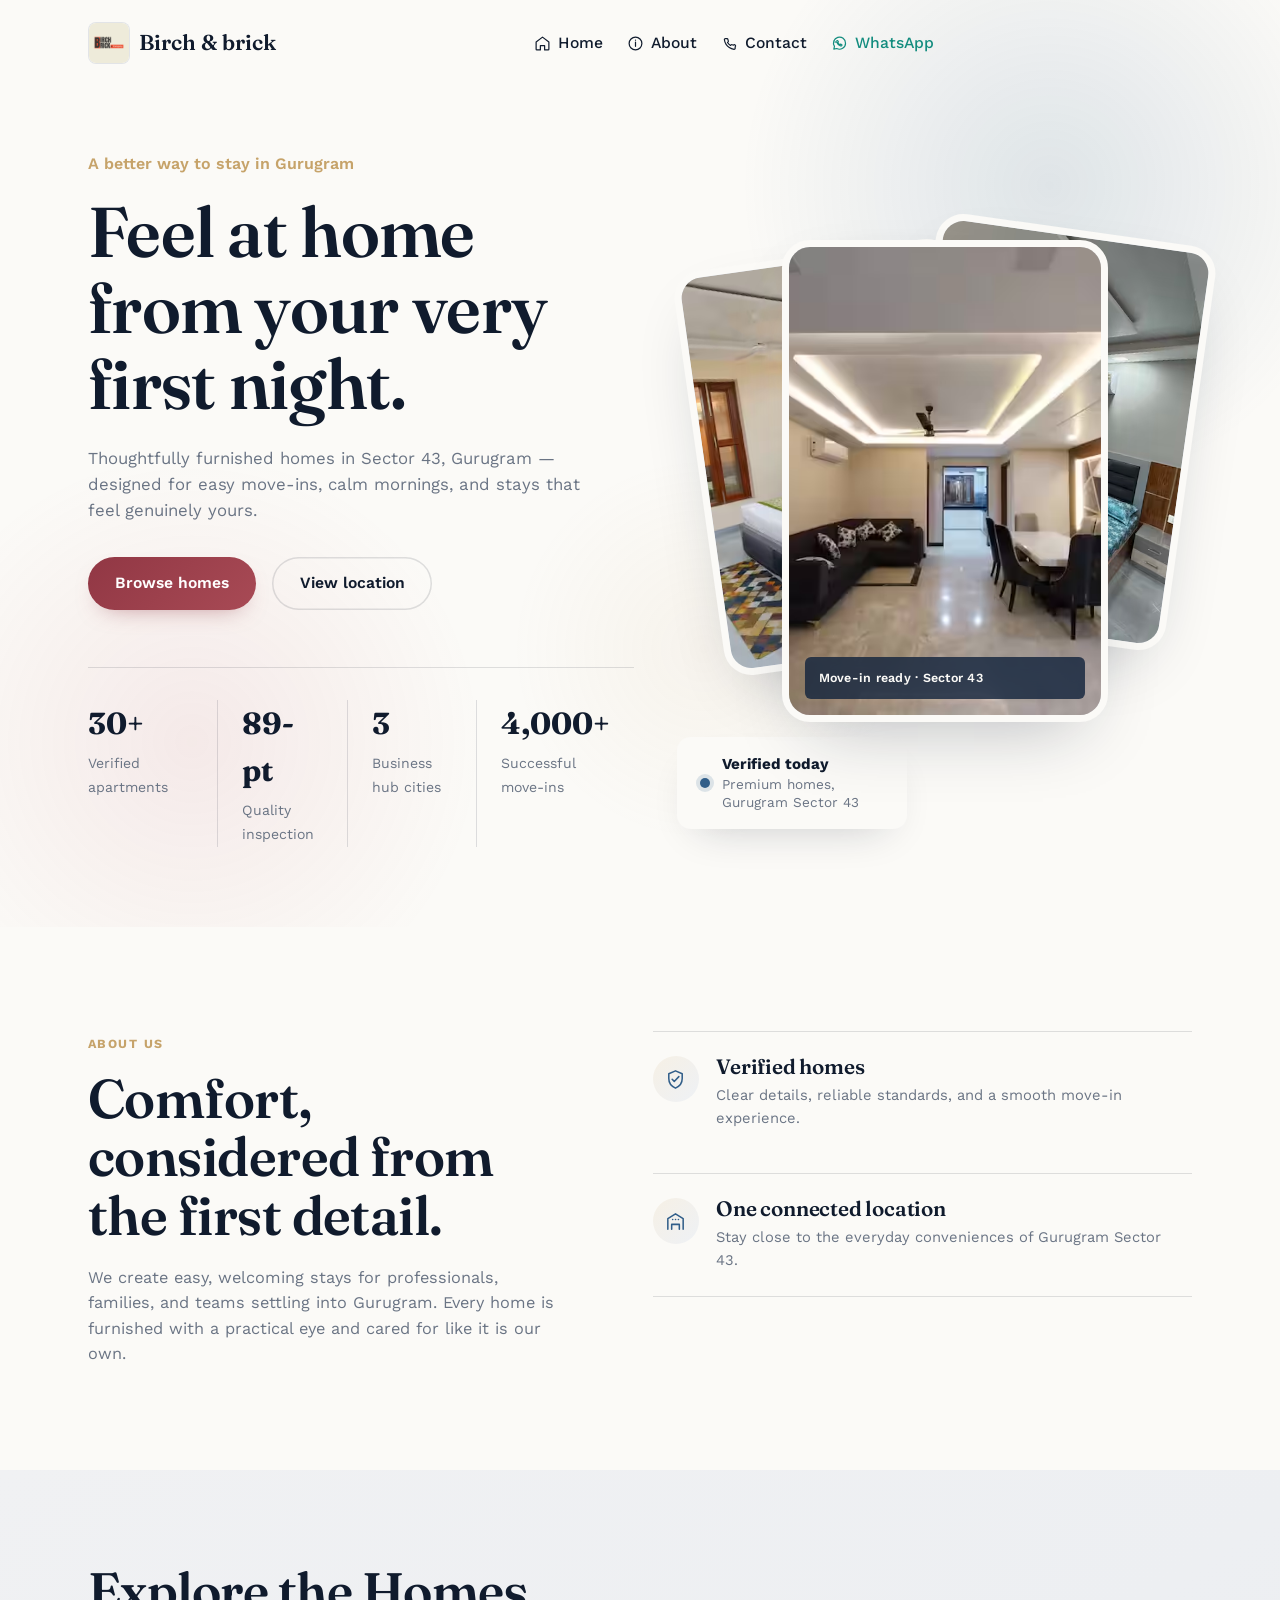
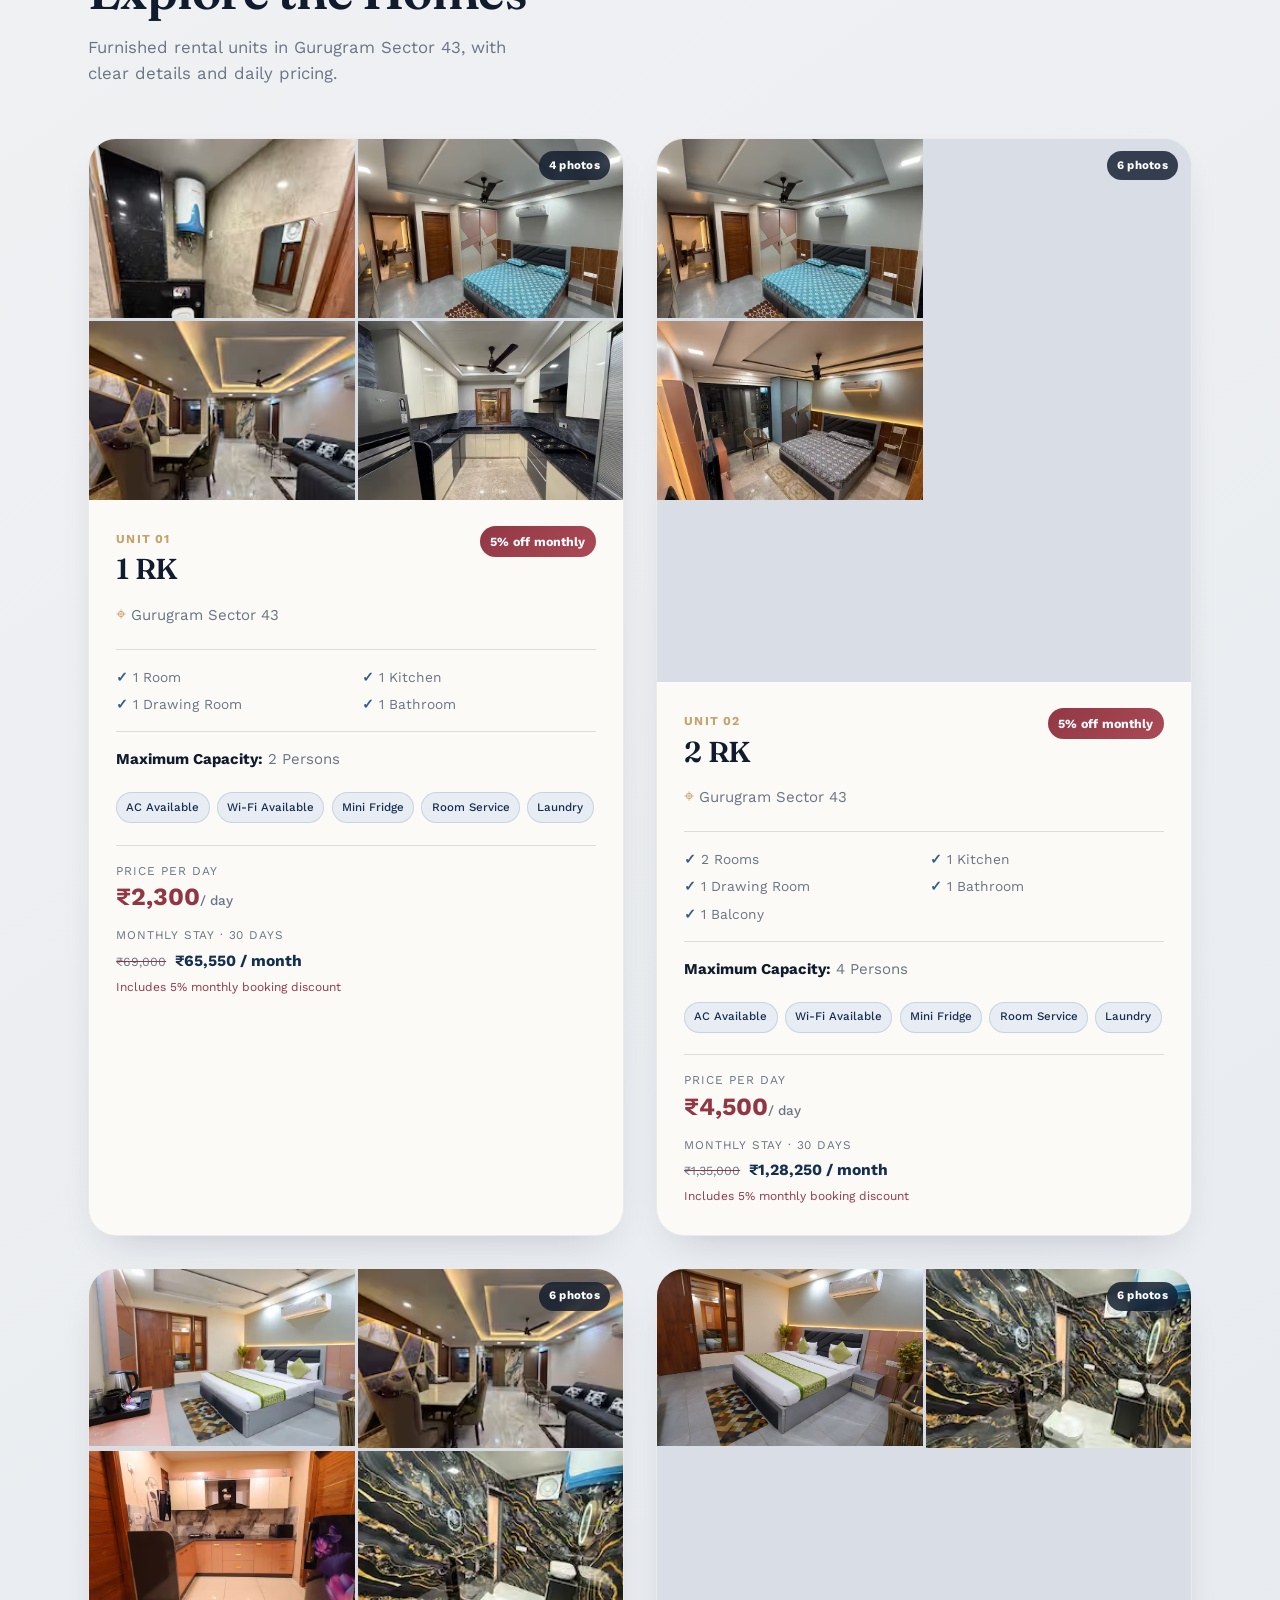
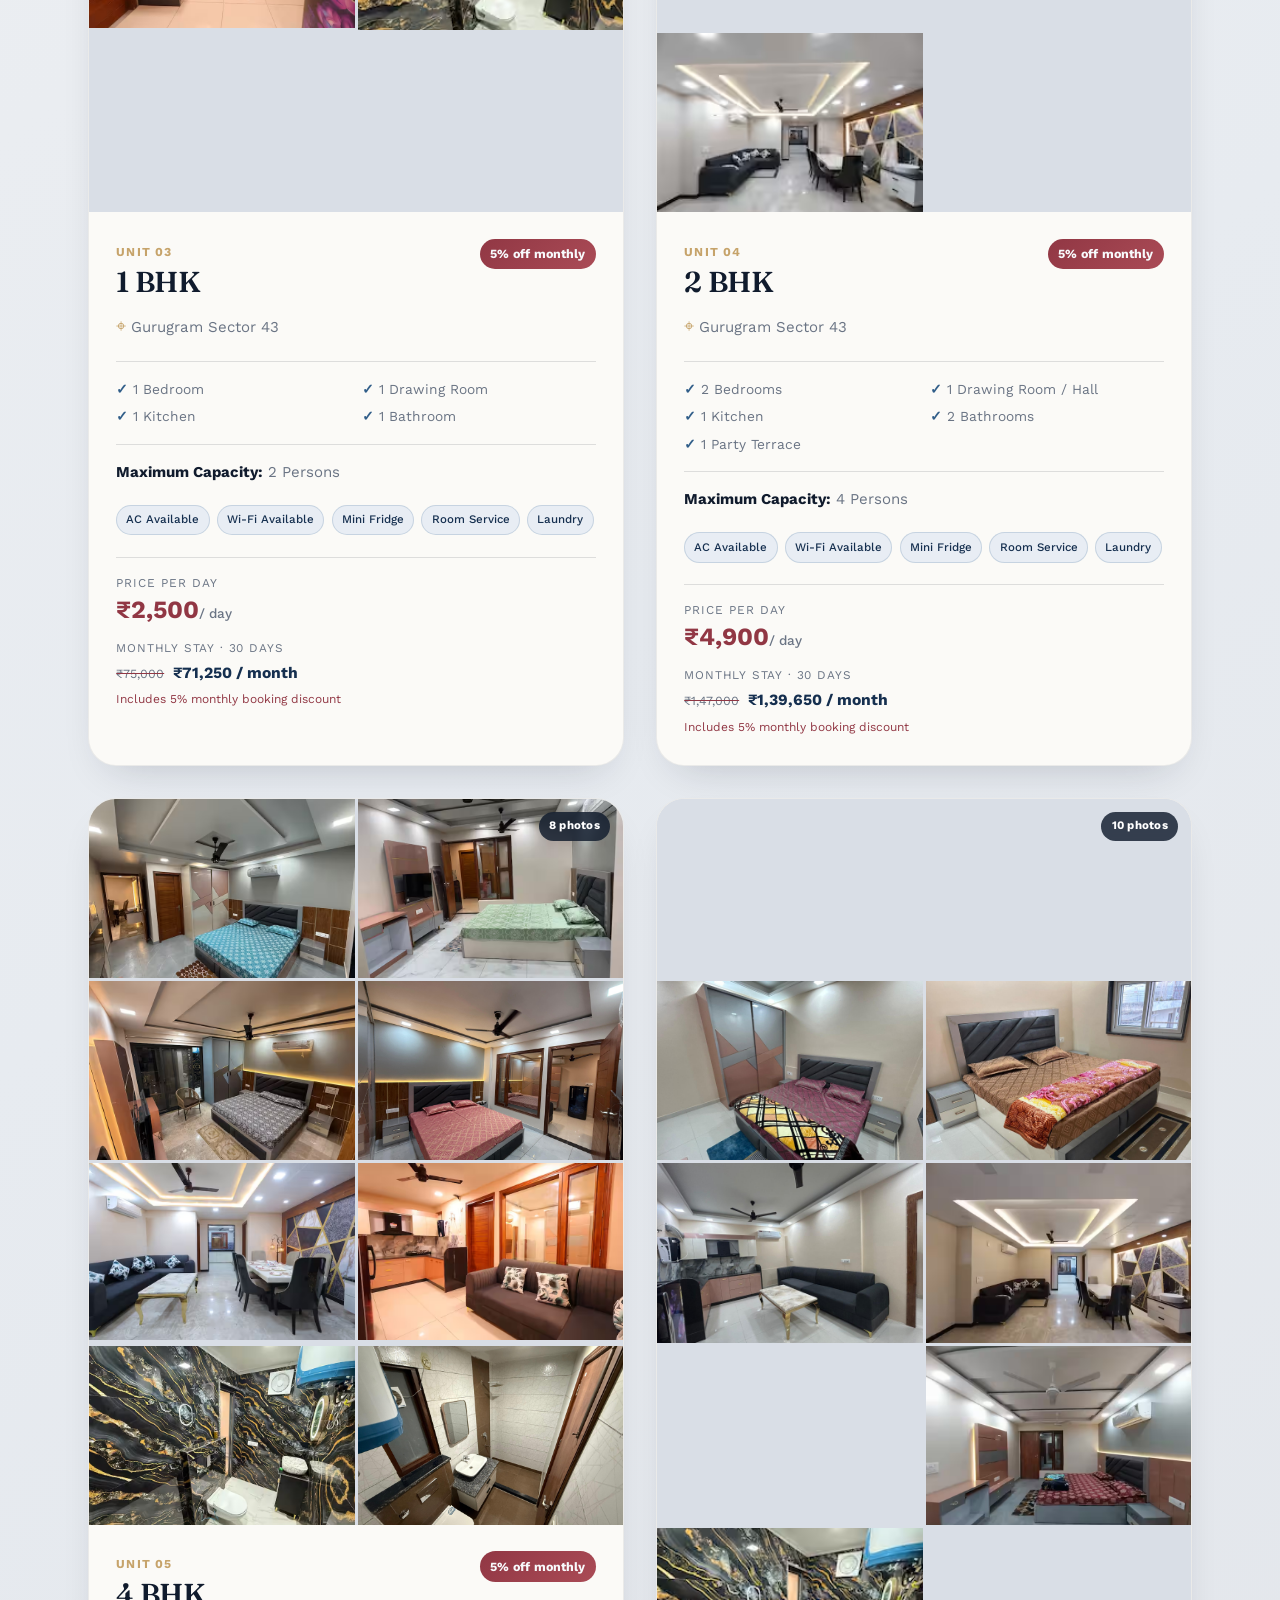
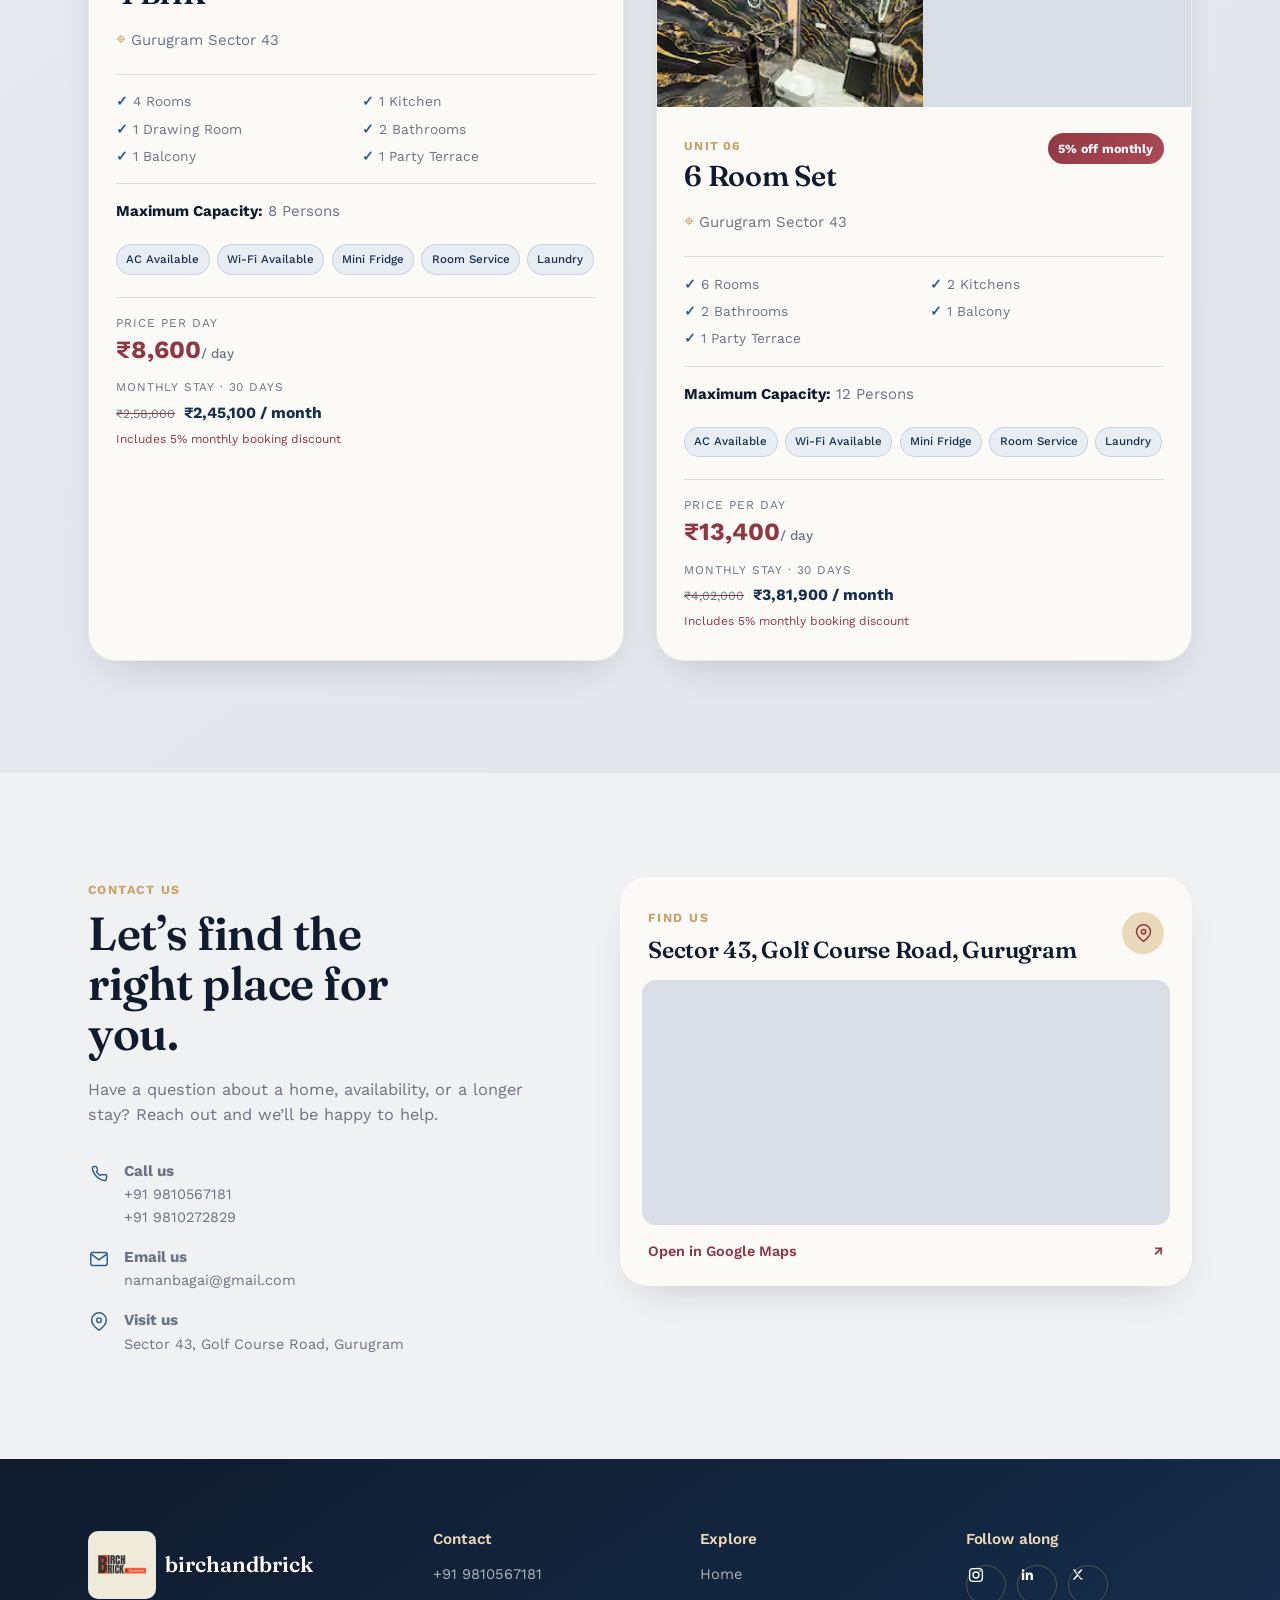
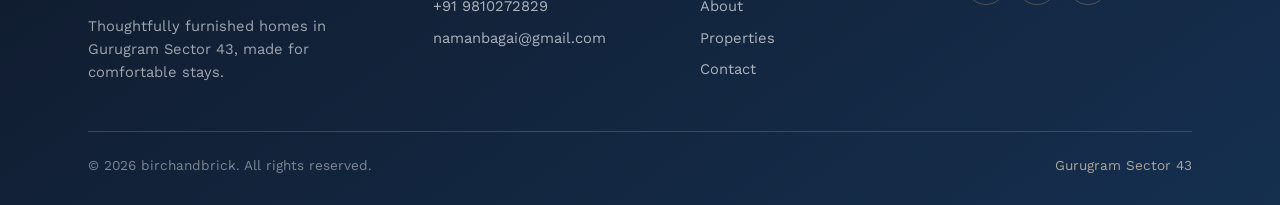
<file: index.html>
<!DOCTYPE html>
<html lang="en">
<head>
<!-- Google tag (gtag.js) -->
<script async src="https://www.googletagmanager.com/gtag/js?id=AW-18461371329"></script>
<script>
  window.dataLayer = window.dataLayer || [];
  function gtag(){dataLayer.push(arguments);}
  gtag('js', new Date());
  gtag('config', 'AW-18461371329');
</script>
<meta charset="UTF-8">
<meta name="viewport" content="width=device-width, initial-scale=1.0">
<title>birchandbrick — Furnished Homes</title>
<meta name="description" content="Thoughtfully furnished homes in Gurugram Sector 43 from birchandbrick.">
<link rel="icon" href="images/logo.jpeg" type="image/jpeg">
<link rel="preconnect" href="https://fonts.googleapis.com">
<link rel="preconnect" href="https://fonts.gstatic.com" crossorigin>
<link href="https://fonts.googleapis.com/css2?family=Fraunces:ital,opsz,wght@0,9..144,400;0,9..144,500;0,9..144,600;1,9..144,500&family=Work+Sans:wght@400;500;600;700&display=swap" rel="stylesheet">
<link rel="stylesheet" href="css/style.css">
</head>
<body>

<a href="#main" class="visually-hidden">Skip to content</a>


<header class="site-header">
  <div class="container">
    <a href="#home" class="logo" aria-label="birchandbrick home">
      <img src="images/logo.jpeg" alt="" class="logo-image">
      <span class="logo-name">Birch & brick</span>
    </a>
    <nav class="nav-links" aria-label="Primary">
      <a href="#home" class="nav-link"><svg viewBox="0 0 24 24" aria-hidden="true"><path d="m3 10 9-7 9 7v10a1 1 0 0 1-1 1h-5v-6H9v6H4a1 1 0 0 1-1-1V10Z"/></svg><span>Home</span></a>
      <a href="#about" class="nav-link"><svg viewBox="0 0 24 24" aria-hidden="true"><circle cx="12" cy="12" r="9"/><path d="M12 10v6M12 7.2v.1"/></svg><span>About</span></a>
      <a href="#contact" class="nav-link"><svg viewBox="0 0 24 24" aria-hidden="true"><path d="M20 16.7v2a1.5 1.5 0 0 1-1.7 1.5 15.1 15.1 0 0 1-6.6-2.4 14.8 14.8 0 0 1-4.5-4.5A15.1 15.1 0 0 1 4.8 6.7 1.5 1.5 0 0 1 6.3 5h2a1.5 1.5 0 0 1 1.5 1.3c.1.7.3 1.4.5 2a1.5 1.5 0 0 1-.3 1.5l-.8.8a12 12 0 0 0 4.2 4.2l.8-.8a1.5 1.5 0 0 1 1.5-.3c.6.2 1.3.4 2 .5A1.5 1.5 0 0 1 20 16.7Z"/></svg><span>Contact</span></a>
      <a href="https://wa.me/919810567181?text=Hey%20,%20i%20just%20want%20to%20know%20more%20about%20your%20property." class="nav-link whatsapp-nav-link" target="_blank" rel="noopener noreferrer" aria-label="Chat on WhatsApp"><svg viewBox="0 0 24 24" aria-hidden="true"><path d="M20.5 11.5a8.5 8.5 0 0 1-12.4 7.6L4 20l.9-3.9A8.5 8.5 0 1 1 20.5 11.5Z"/><path d="M8.1 8.2c.2-.4.4-.4.7-.4h.4c.2 0 .4.1.5.4l.6 1.5c.1.2 0 .4-.1.6l-.5.6c.6 1.1 1.5 2 2.6 2.6l.6-.5c.2-.2.4-.2.6-.1l1.5.6c.3.1.4.3.4.5v.4c0 .3-.1.5-.4.7-.4.3-1 .4-1.6.2-2.1-.7-4.3-2.5-5.4-5.4-4.8-.3-.7-.1-1.3.1-1.8Z"/></svg><span>WhatsApp</span></a>
    </nav>
    <div class="nav-actions">
      <button class="nav-toggle" aria-label="Open menu" aria-expanded="false" aria-controls="mobile-nav">
        <span></span>
      </button>
    </div>
  </div>
</header>

<div class="mobile-nav" id="mobile-nav">
  <a href="#home" class="nav-link"><svg viewBox="0 0 24 24" aria-hidden="true"><path d="m3 10 9-7 9 7v10a1 1 0 0 1-1 1h-5v-6H9v6H4a1 1 0 0 1-1-1V10Z"/></svg><span>Home</span></a>
  <a href="#about" class="nav-link"><svg viewBox="0 0 24 24" aria-hidden="true"><circle cx="12" cy="12" r="9"/><path d="M12 10v6M12 7.2v.1"/></svg><span>About</span></a>
  <a href="#contact" class="nav-link"><svg viewBox="0 0 24 24" aria-hidden="true"><path d="M20 16.7v2a1.5 1.5 0 0 1-1.7 1.5 15.1 15.1 0 0 1-6.6-2.4 14.8 14.8 0 0 1-4.5-4.5A15.1 15.1 0 0 1 4.8 6.7 1.5 1.5 0 0 1 6.3 5h2a1.5 1.5 0 0 1 1.5 1.3c.1.7.3 1.4.5 2a1.5 1.5 0 0 1-.3 1.5l-.8.8a12 12 0 0 0 4.2 4.2l.8-.8a1.5 1.5 0 0 1 1.5-.3c.6.2 1.3.4 2 .5A1.5 1.5 0 0 1 20 16.7Z"/></svg><span>Contact</span></a>
  <a href="https://wa.me/919810272829?text=Hi%20i%20just%20want%20to%20know%20more%20about%20rooms" class="nav-link whatsapp-nav-link" target="_blank" rel="noopener noreferrer" aria-label="Chat on WhatsApp"><svg viewBox="0 0 24 24" aria-hidden="true"><path d="M20.5 11.5a8.5 8.5 0 0 1-12.4 7.6L4 20l.9-3.9A8.5 8.5 0 1 1 20.5 11.5Z"/><path d="M8.1 8.2c.2-.4.4-.4.7-.4h.4c.2 0 .4.1.5.4l.6 1.5c.1.2 0 .4-.1.6l-.5.6c.6 1.1 1.5 2 2.6 2.6l.6-.5c.2-.2.4-.2.6-.1l1.5.6c.3.1.4.3.4.5v.4c0 .3-.1.5-.4.7-.4.3-1 .4-1.6.2-2.1-.7-4.3-2.5-5.4-5.4-4.8-.3-.7-.1-1.3.1-1.8Z"/></svg><span>WhatsApp</span></a>
</div>

<main id="main">

  <!-- ================= HERO ================= -->
  <section class="hero" id="home">
    <div class="container">
      <div class="hero-copy" data-reveal>
        <span class="hero-kicker">A better way to stay in Gurugram</span>
        <h1>Feel at home from your very first night.</h1>
        <p class="lede">Thoughtfully furnished homes in Sector 43, Gurugram — designed for easy move-ins, calm mornings, and stays that feel genuinely yours.</p>
        <div class="hero-cta-row">
          <a href="#collections" class="btn btn-primary">Browse homes</a>
          <a href="#collections" class="btn btn-outline">View location</a>
        </div>

        <div class="stats-strip">
          <div class="stat"><strong>30+</strong><span>Verified apartments</span></div>
          <div class="stat"><strong>89-pt</strong><span>Quality inspection</span></div>
          <div class="stat"><strong>3</strong><span>Business hub cities</span></div>
          <div class="stat"><strong>4,000+</strong><span>Successful move-ins</span></div>
        </div>
      </div>

      <div class="hero-visual" data-reveal>
        <div class="hero-photo hero-photo--left">
          <img src="images/units/unit-3/1BHK_bedroom.jpg" alt="Bright furnished room in a birchandbrick home" loading="eager" decoding="async">
        </div>
        <div class="hero-photo hero-photo--right">
          <img src="images/units/unit-1/1RK_bedroom.jpg" alt="Furnished living space in a birchandbrick home" loading="eager" decoding="async">
        </div>
        <div class="hero-photo hero-photo--front">
          <img src="images/units/unit-6/6BHK_Drawingrooms.jpg" alt="Premium furnished apartment interior in Gurugram" loading="eager" decoding="async">
          <span class="hero-photo-caption">Move-in ready · Sector 43</span>
        </div>
        <div class="floating-tag">
          <span class="dot"></span>
          <span><strong>Verified today</strong>Premium homes, Gurugram Sector 43</span>
        </div>
      </div>
    </div>
  </section>

  <!-- ================= ABOUT ================= -->
  <section class="about" id="about">
    <div class="container">
      <div class="about-copy" data-reveal>
        <span class="section-eyebrow">About us</span>
        <h2>Comfort, considered from the first detail.</h2>
        <p>We create easy, welcoming stays for professionals, families, and teams settling into Gurugram. Every home is furnished with a practical eye and cared for like it is our own.</p>
      </div>
      <div class="about-points" data-reveal>
        <article class="about-point">
          <span class="about-point-icon"><svg viewBox="0 0 24 24" aria-hidden="true"><path d="m12 3 7 3v5c0 4.4-3 8.3-7 10-4-1.7-7-5.6-7-10V6l7-3Z"/><path d="m8.5 11.8 2.2 2.2 4.8-5"/></svg></span>
          <div><h3>Verified homes</h3><p>Clear details, reliable standards, and a smooth move-in experience.</p></div>
        </article>
        <article class="about-point">
          <span class="about-point-icon"><svg viewBox="0 0 24 24" aria-hidden="true"><path d="M4 20V9l8-5 8 5v11"/><path d="M8 20v-5h8v5M9 10h.1M12 10h.1M15 10h.1"/></svg></span>
          <div><h3>One connected location</h3><p>Stay close to the everyday conveniences of Gurugram Sector 43.</p></div>
        </article>
      </div>
    </div>
  </section>

  <!-- ================= PROPERTY LISTINGS ================= -->
  <section class="collections" id="collections">
    <div class="container">
      <div class="section-head" data-reveal>
        <h2 id="collections-note">Explore the Homes</h2>
        <p id="collections-subnote">Furnished rental units in Gurugram Sector 43, with clear details and daily pricing.</p>
      </div>
      <div class="collection-grid" id="property-grid" aria-live="polite">
      </div>
    </div>
  </section>

  <!-- ================= CONTACT ================= -->
  <section class="contact" id="contact">
    <div class="container">
      <div class="contact-copy" data-reveal>
        <span class="section-eyebrow">Contact us</span>
        <h2>Let’s find the right place for you.</h2>
        <p>Have a question about a home, availability, or a longer stay? Reach out and we’ll be happy to help.</p>
        <div class="contact-meta">
          <a href="tel:+919810272829"><svg viewBox="0 0 24 24" fill="none" aria-hidden="true"><path d="M20 16.7v2a1.5 1.5 0 0 1-1.7 1.5 15.1 15.1 0 0 1-6.6-2.4 14.8 14.8 0 0 1-4.5-4.5A15.1 15.1 0 0 1 4.8 6.7 1.5 1.5 0 0 1 6.3 5h2a1.5 1.5 0 0 1 1.5 1.3c.1.7.3 1.4.5 2a1.5 1.5 0 0 1-.3 1.5l-.8.8a12 12 0 0 0 4.2 4.2l.8-.8a1.5 1.5 0 0 1 1.5-.3c.6.2 1.3.4 2 .5A1.5 1.5 0 0 1 20 16.7Z"/></svg><span><strong>Call us</strong><span>+91 9810567181<br>+91 9810272829</span></span></a>
          <a href="mailto:namanbagai@gmail.com"><svg viewBox="0 0 24 24" fill="none" aria-hidden="true"><rect x="3" y="5" width="18" height="14" rx="2"/><path d="m4 7 8 6 8-6"/></svg><span><strong>Email us</strong><span>namanbagai@gmail.com</span></span></a>
          <div><svg viewBox="0 0 24 24" fill="none" aria-hidden="true"><path d="M20 10c0 5-8 11-8 11S4 15 4 10a8 8 0 1 1 16 0Z"/><circle cx="12" cy="10" r="2.5"/></svg><span><strong>Visit us</strong><span>Sector 43, Golf Course Road, Gurugram</span></span></div>
        </div>
      </div>
      <div class="map-card" data-reveal>
        <div class="map-card-heading"><div><span class="section-eyebrow">Find us</span><h3>Sector 43, Golf Course Road, Gurugram</h3></div><span class="map-pin"><svg viewBox="0 0 24 24" fill="none" aria-hidden="true"><path d="M20 10c0 5-8 11-8 11S4 15 4 10a8 8 0 1 1 16 0Z"/><circle cx="12" cy="10" r="2.5"/></svg></span></div>
        <div class="map-frame"><iframe title="Map showing Gurugram Sector 43" src="https://maps.google.com/maps?q=Gurugram%20Sector%2043&z=14&output=embed" loading="lazy" referrerpolicy="no-referrer-when-downgrade"></iframe></div>
        <a class="map-link" href=" https://maps.app.goo.gl/nzo9bdvhAvfxKNYQ8?g_st=iw" target="_blank" rel="noopener">Open in Google Maps <span aria-hidden="true">↗</span></a>
      </div>
    </div>
  </section>

</main>

<!-- ================= FOOTER ================= -->
<footer class="site-footer">
  <div class="container">
    <div class="footer-top">
      <div class="footer-brand">
        <a href="#home" class="logo" aria-label="birchandbrick home">
          <img src="images/logo.jpeg" alt="" class="logo-image">
          <span class="logo-name">birchandbrick</span>
        </a>
        <p>Thoughtfully furnished homes in Gurugram Sector 43, made for comfortable stays.</p>
      </div>
      <div class="footer-col">
        <h4>Contact</h4>
        <a href="tel:+919810567181">+91 9810567181</a>
        <a href="tel:+919810272829">+91 9810272829</a>
        <a href="mailto:namanbagai@gmail.com">namanbagai@gmail.com</a>
      </div>
      <div class="footer-col">
        <h4>Explore</h4>
        <a href="#home">Home</a>
        <a href="#about">About</a>
        <a href="#collections">Properties</a>
        <a href="#contact">Contact</a>
      </div>
      <div class="footer-col footer-social">
        <h4>Follow along</h4>
        <div class="social-row">
          <a href="https://www.instagram.com/" target="_blank" rel="noopener noreferrer" aria-label="Instagram">
            <svg viewBox="0 0 24 24" aria-hidden="true"><rect x="3.5" y="3.5" width="17" height="17" rx="4.5" fill="none" stroke="currentColor" stroke-width="1.8"/><circle cx="12" cy="12" r="4" fill="none" stroke="currentColor" stroke-width="1.8"/><circle cx="17.3" cy="6.8" r="1.1" fill="currentColor"/></svg>
          </a>
          <a href="https://www.linkedin.com/" target="_blank" rel="noopener noreferrer" aria-label="LinkedIn">
            <svg viewBox="0 0 24 24" aria-hidden="true"><path d="M5.2 8.8h3.1v9.8H5.2V8.8Zm1.55-4.6a1.8 1.8 0 1 1 0 3.6 1.8 1.8 0 0 1 0-3.6ZM10.1 8.8h3v1.34h.04c.42-.8 1.45-1.64 2.99-1.64 3.2 0 3.79 2.1 3.79 4.83v5.27h-3.1v-4.67c0-1.11-.02-2.54-1.55-2.54s-1.79 1.21-1.79 2.46v4.75h-3.1V8.8Z"/></svg>
          </a>
          <a href="https://x.com/" target="_blank" rel="noopener noreferrer" aria-label="X">
            <svg viewBox="0 0 24 24" aria-hidden="true"><path d="M5.2 4.5h3.35l3.22 4.33 3.82-4.33h2.79l-5.3 6.01 5.72 7.49h-3.35l-3.61-4.73-4.18 4.73H4.87l5.66-6.41L5.2 4.5Zm2.7 1.55 7.9 10.4h1.42l-7.9-10.4H7.9Z"/></svg>
          </a>
        </div>
      </div>
    </div>
    <div class="footer-bottom">
      <p class="copyright">© <span id="year"></span> birchandbrick. All rights reserved.</p>
      <p class="footer-location">Gurugram Sector 43</p>
    </div>
  </div>
</footer>

<script src="js/script.js"></script>
</body>
</html>
</file>
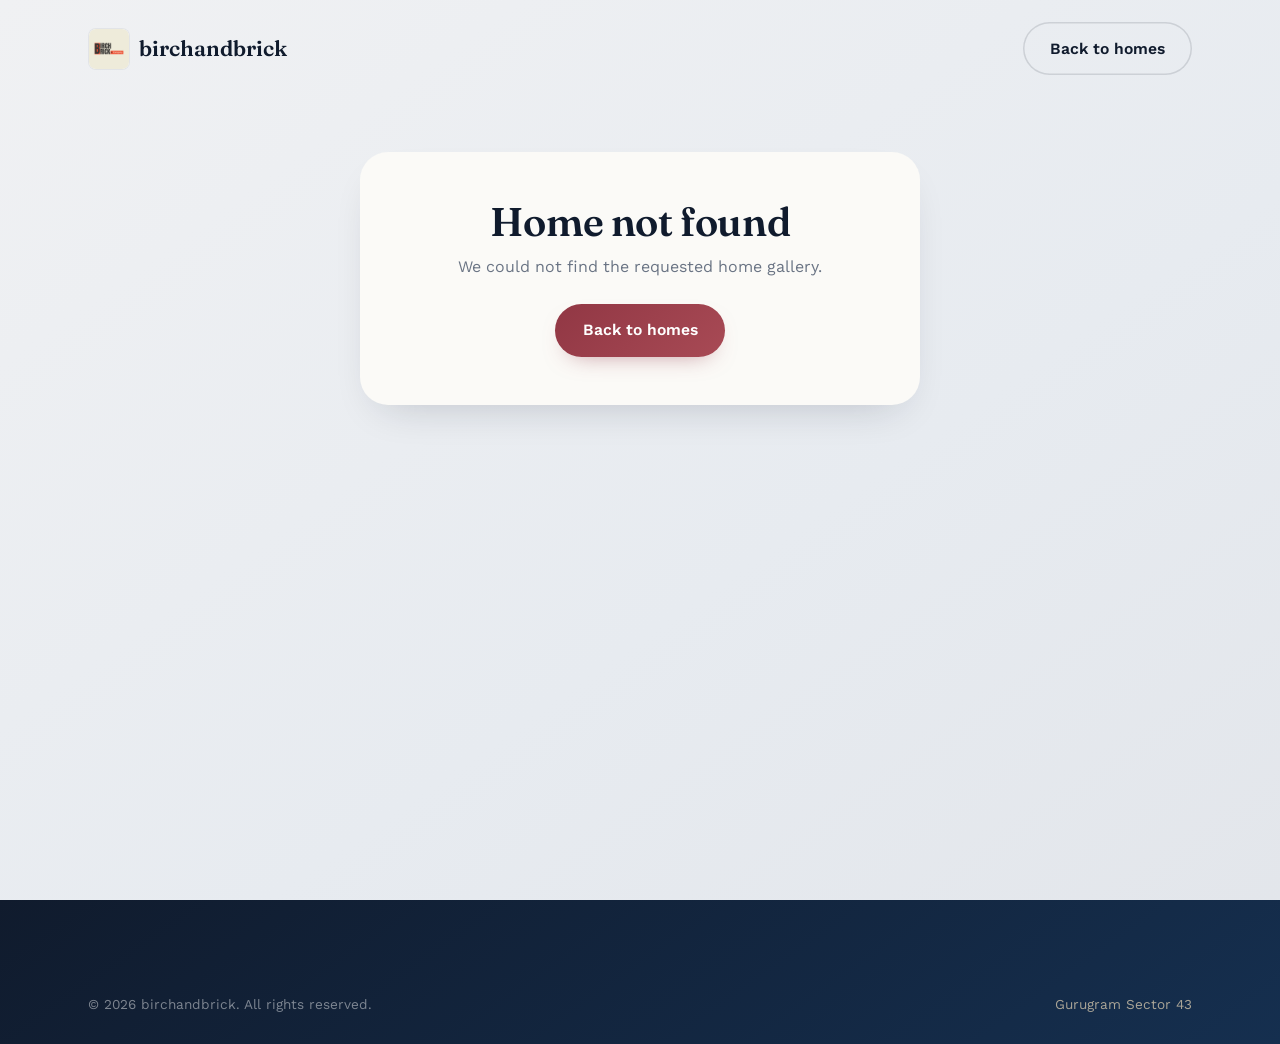
<file: gallery.html>
<!DOCTYPE html>
<html lang="en">
<head>
<!-- Google tag (gtag.js) -->
<script async src="https://www.googletagmanager.com/gtag/js?id=AW-18461371329"></script>
<script>
  window.dataLayer = window.dataLayer || [];
  function gtag(){dataLayer.push(arguments);}
  gtag('js', new Date());
  gtag('config', 'AW-18461371329');
</script>
<meta charset="UTF-8">
<meta name="viewport" content="width=device-width, initial-scale=1.0">
<title>Home gallery — birchandbrick</title>
<meta name="description" content="View all photos of this furnished birchandbrick home in Gurugram Sector 43.">
<link rel="icon" href="images/logo.jpeg" type="image/jpeg">
<link rel="preconnect" href="https://fonts.googleapis.com">
<link rel="preconnect" href="https://fonts.gstatic.com" crossorigin>
<link href="https://fonts.googleapis.com/css2?family=Fraunces:ital,opsz,wght@0,9..144,400;0,9..144,500;0,9..144,600;1,9..144,500&family=Work+Sans:wght@400;500;600;700&display=swap" rel="stylesheet">
<link rel="stylesheet" href="css/style.css">
</head>
<body class="gallery-page-body">

<header class="site-header">
  <div class="container">
    <a href="index.html#home" class="logo" aria-label="birchandbrick home">
      <img src="images/logo.jpeg" alt="" class="logo-image">
      <span class="logo-name">birchandbrick</span>
    </a>
    <a href="index.html#collections" class="btn btn-outline">Back to homes</a>
  </div>
</header>

<main id="main" class="gallery-page-main">
  <div class="container">
    <div id="gallery-page" aria-live="polite"></div>
  </div>
</main>

<footer class="site-footer">
  <div class="container">
    <div class="footer-bottom">
      <p class="copyright">© <span id="year"></span> birchandbrick. All rights reserved.</p>
      <p class="footer-location">Gurugram Sector 43</p>
    </div>
  </div>
</footer>

<script src="js/script.js"></script>
</body>
</html>
</file>
<file: css/style.css>
/* ==========================================================================
   HAVENLANE — design tokens & reset
   ========================================================================== */
*,*::before,*::after{box-sizing:border-box;}
*{margin:0;padding:0;}
html{scroll-behavior:smooth;}
@media (prefers-reduced-motion: reduce){
  html{scroll-behavior:auto;}
  *,*::before,*::after{animation-duration:.01ms !important;animation-iteration-count:1 !important;transition-duration:.01ms !important;scroll-behavior:auto !important;}
}
:root{
  /* Luxury palette: midnight navy, burgundy red, champagne gold, ivory and grey */
  --ink:#101B2D;
  --ink-soft:#2B3B52;
  --ink-muted:#6A7484;
  --paper:#FBFAF7;
  --sand:#F0F1F3;
  --sand-deep:#D9DEE6;
  --coral:#C15A62;
  --coral-deep:#913744;
  --forest:#315E89;
  --forest-deep:#152F4F;
  --gold:#C6A36A;
  --gold-light:#E9D9B8;
  --stone:#8A94A2;
  --stone-light:#C7C0B3;
  --line:rgba(16,27,45,.13);
  --line-on-dark:rgba(251,250,247,.2);
  --font-display:'Fraunces',Georgia,serif;
  --font-body:'Work Sans',-apple-system,BlinkMacSystemFont,sans-serif;
  --container:1200px;
  --gutter:clamp(1.5rem,4vw,3rem);
  --radius-sm:6px;
  --radius-md:14px;
  --radius-lg:28px;
  --shadow-soft:0 30px 70px -30px rgba(16,27,45,.3);
  --shadow-card:0 18px 44px -22px rgba(16,27,45,.24);
  --ease:cubic-bezier(.22,.61,.36,1);
}
body{
  font-family:var(--font-body);
  color:var(--ink);
  background:var(--paper);
  line-height:1.55;
  font-size:1rem;
  -webkit-font-smoothing:antialiased;
  -moz-osx-font-smoothing:grayscale;
  overflow-x:hidden;
}
img,svg{display:block;max-width:100%;}
a{color:inherit;text-decoration:none;}
button{font:inherit;cursor:pointer;border:none;background:none;color:inherit;}
ul{list-style:none;}
input,select,textarea{font:inherit;color:inherit;}
:focus-visible{outline:2px solid var(--coral);outline-offset:3px;}
.container{max-width:var(--container);margin-inline:auto;padding-inline:var(--gutter);}
section{position:relative;}
.visually-hidden{position:absolute;width:1px;height:1px;padding:0;margin:-1px;overflow:hidden;clip:rect(0,0,0,0);white-space:nowrap;border:0;}

/* Typography */
h1,h2,h3,h4{font-family:var(--font-display);font-weight:600;line-height:1.08;letter-spacing:-.01em;color:var(--ink);}
p{max-width:52ch;}
.section-head{max-width:640px;margin-bottom:3rem;}
.section-head h2{font-size:clamp(1.9rem,3vw + 1rem,2.9rem);margin-bottom:1rem;}
.section-head p{font-size:1.05rem;color:var(--ink-muted);max-width:46ch;}
.on-dark .section-head h2,.on-dark h2,.on-dark h3{color:var(--paper);}
.on-dark .section-head p{color:rgba(255,255,255,.72);}

/* Buttons */
.btn{
  display:inline-flex;align-items:center;justify-content:center;gap:.5rem;
  padding:.9rem 1.7rem;border-radius:100px;font-weight:600;font-size:.98rem;
  transition:transform .25s var(--ease),background-color .25s var(--ease),color .25s var(--ease),box-shadow .25s var(--ease);
  white-space:nowrap;
}
.btn-primary{background:var(--coral-deep);color:#fff;}
.btn-primary:hover{background:#702733;transform:translateY(-2px);box-shadow:0 14px 30px -12px rgba(145,55,68,.4);}
.btn-outline{background:transparent;color:var(--ink);box-shadow:inset 0 0 0 1.5px var(--line);}
.btn-outline:hover{box-shadow:inset 0 0 0 1.5px var(--ink);transform:translateY(-2px);}
.on-dark .btn-outline{color:#fff;box-shadow:inset 0 0 0 1.5px var(--line-on-dark);}
.on-dark .btn-outline:hover{box-shadow:inset 0 0 0 1.5px rgba(255,255,255,.6);}
.btn-light{background:#fff;color:var(--coral-deep);}
.btn-light:hover{background:var(--sand);transform:translateY(-2px);}
.btn-block{width:100%;}

/* ---- Header / Nav ---- */
.site-header{position:fixed;top:0;left:0;right:0;z-index:100;padding:1.4rem 0;transition:padding .3s var(--ease),background-color .3s var(--ease),box-shadow .3s var(--ease);}
.site-header .container{display:flex;align-items:center;justify-content:space-between;gap:2rem;}
.site-header.is-scrolled{padding:.85rem 0;background:rgba(251,250,247,.92);backdrop-filter:blur(10px);box-shadow:0 1px 0 var(--line);}
.logo{display:flex;align-items:center;gap:.55rem;font-family:var(--font-display);font-weight:600;font-size:1.35rem;color:var(--ink);flex-shrink:0;}
.logo svg{width:30px;height:30px;flex-shrink:0;}
.nav-links{display:flex;align-items:center;gap:2.1rem;}
.nav-links a{font-size:.98rem;font-weight:500;position:relative;padding:.2rem 0;}
.nav-links a::after{content:'';position:absolute;left:0;bottom:-2px;width:0;height:1.5px;background:var(--coral-deep);transition:width .25s var(--ease);}
.nav-links a:hover::after{width:100%;}
.nav-actions{display:flex;align-items:center;gap:1.1rem;}
.nav-toggle{display:none;width:44px;height:44px;align-items:center;justify-content:center;border-radius:50%;}
.nav-toggle span,.nav-toggle span::before,.nav-toggle span::after{content:'';display:block;width:22px;height:2px;background:var(--ink);border-radius:2px;position:relative;transition:transform .25s var(--ease),opacity .25s var(--ease);}
.nav-toggle span::before{position:absolute;top:-7px;}
.nav-toggle span::after{position:absolute;top:7px;}
.nav-toggle[aria-expanded="true"] span{background:transparent;}
.nav-toggle[aria-expanded="true"] span::before{top:0;transform:rotate(45deg);}
.nav-toggle[aria-expanded="true"] span::after{top:0;transform:rotate(-45deg);}
.mobile-nav{position:fixed;inset:0;z-index:99;background:var(--paper);display:flex;flex-direction:column;padding:6.5rem 2rem 3rem;transform:translateY(-100%);transition:transform .4s var(--ease);}
.mobile-nav.is-open{transform:translateY(0);}
.mobile-nav a{display:block;font-family:var(--font-display);font-size:2rem;padding:.7rem 0;border-bottom:1px solid var(--line);}
.mobile-nav .btn{margin-top:2rem;}
body.nav-open{overflow:hidden;}

/* ---- Hero ---- */
.hero{padding:9.5rem 0 5rem;background:radial-gradient(circle at 82% 20%,rgba(49,94,137,.14),transparent 24%),radial-gradient(circle at 15% 80%,rgba(193,90,98,.1),transparent 22%),radial-gradient(circle at 55% 70%,rgba(198,163,106,.08),transparent 20%),var(--paper);}
.hero .container{display:grid;grid-template-columns:1.05fr .95fr;gap:clamp(2rem,5vw,4.5rem);align-items:center;}
.hero-copy p.lede{font-size:1.05rem;color:var(--ink-muted);margin:1.4rem 0 2.1rem;}
.hero-kicker{font-size:1rem;color:var(--forest);font-weight:600;margin-bottom:1.1rem;display:inline-block;}
.hero h1{font-size:clamp(2.6rem,4.6vw + 1rem,4.4rem);max-width:12ch;}
.hero-cta-row{display:flex;gap:1rem;flex-wrap:wrap;}
.hero-visual{position:relative;aspect-ratio:4/5;min-height:520px;}
.hero-photo{position:absolute;overflow:hidden;border:7px solid var(--paper);border-radius:var(--radius-lg);background:var(--sand-deep);box-shadow:var(--shadow-soft);}
.hero-photo img{display:block;width:100%;height:100%;object-fit:cover;transition:transform .7s var(--ease);}
.hero-photo--left{left:0;top:10%;width:57%;height:66%;transform:rotate(-8deg);z-index:1;}
.hero-photo--right{right:0;top:6%;width:57%;height:66%;transform:rotate(8deg);z-index:1;}
.hero-photo--front{left:50%;top:8%;width:66%;height:78%;transform:translateX(-50%);z-index:3;}
.hero-photo--left img{object-position:68% center;}
.hero-photo--right img{object-position:72% center;}
.hero-photo--front img{object-position:center center;}
.hero-photo:hover img{transform:scale(1.05);}
.hero-photo-caption{position:absolute;left:1rem;right:1rem;bottom:1rem;padding:.7rem .85rem;border-radius:var(--radius-sm);background:rgba(20,37,61,.82);color:var(--paper);font-size:.78rem;font-weight:600;letter-spacing:.02em;backdrop-filter:blur(8px);}
.hero-visual .floating-tag{position:absolute;bottom:-1.3rem;left:-1.3rem;background:var(--paper);border-radius:var(--radius-md);padding:1.1rem 1.4rem;box-shadow:var(--shadow-card);display:flex;align-items:center;gap:.8rem;max-width:230px;}
.floating-tag .dot{width:10px;height:10px;border-radius:50%;background:var(--forest);flex-shrink:0;box-shadow:0 0 0 4px rgba(43,93,140,.15);}
.floating-tag span{font-size:.85rem;color:var(--ink-muted);line-height:1.35;}
.floating-tag strong{display:block;color:var(--ink);font-size:.95rem;}

/* Search widget */
.search-widget{margin-top:3.2rem;background:var(--paper);border:1px solid var(--line);border-radius:100px;box-shadow:var(--shadow-card);padding:.6rem .7rem;display:flex;align-items:stretch;gap:0;}
.search-field{flex:1;padding:.65rem 1.3rem;position:relative;}
.search-field + .search-field{border-left:1px solid var(--line);}
.search-field label{display:block;font-size:.78rem;color:var(--ink-muted);margin-bottom:.15rem;}
.search-field select,.search-field input{width:100%;border:none;background:transparent;font-size:.95rem;font-weight:500;color:var(--ink);appearance:none;-webkit-appearance:none;}
.search-field select:focus,.search-field input:focus{outline:none;}
.search-widget .btn{flex-shrink:0;align-self:center;margin-left:.3rem;}
.search-widget__note{margin-top:.9rem;font-size:.88rem;color:var(--ink-muted);padding-left:1.4rem;min-height:1.3em;}
.search-widget__note.is-error{color:var(--coral-deep);}

/* Stats strip */
.stats-strip{margin-top:3.6rem;display:flex;flex-wrap:wrap;gap:0;border-top:1px solid var(--line);padding-top:2rem;}
.stat{flex:1 1 22%;padding-right:1.5rem;}
.stat + .stat{border-left:1px solid var(--line);padding-left:1.5rem;}
.stat strong{display:block;font-family:var(--font-display);font-size:1.9rem;color:var(--ink);margin-bottom:.2rem;}
.stat span{font-size:.88rem;color:var(--ink-muted);}

/* ---- Why section (dark) ---- */
.why{background:var(--ink);padding:6.5rem 0;overflow:hidden;}
.why .container{display:grid;grid-template-columns:.85fr 1.15fr;gap:clamp(2rem,5vw,5rem);}
.why-statement{font-family:var(--font-display);font-size:clamp(1.7rem,2.4vw + 1rem,2.5rem);color:#fff;font-style:italic;font-weight:500;line-height:1.28;align-self:start;}
.why-list{display:flex;flex-direction:column;gap:1.9rem;}
.why-item{display:flex;gap:1.1rem;padding-bottom:1.9rem;border-bottom:1px solid var(--line-on-dark);}
.why-item:last-child{border-bottom:none;padding-bottom:0;}
.why-item svg{flex-shrink:0;width:26px;height:26px;margin-top:.2rem;}
.why-item h3{color:#fff;font-size:1.18rem;margin-bottom:.35rem;font-weight:600;}
.why-item p{color:rgba(255,255,255,.68);font-size:.97rem;max-width:44ch;}

/* ---- Collections ---- */
.collections{background:var(--sand);padding:6.5rem 0;}
.collection-grid{display:grid;grid-template-columns:repeat(3,1fr);gap:1.75rem;}
.collection-card{background:var(--paper);border-radius:var(--radius-lg);overflow:hidden;box-shadow:var(--shadow-card);display:flex;flex-direction:column;transition:transform .35s var(--ease),box-shadow .35s var(--ease);}
.collection-card:hover{transform:translateY(-6px);box-shadow:0 34px 60px -28px rgba(20,37,61,.32);}
.collection-visual{aspect-ratio:5/4;background:var(--sand-deep);display:flex;align-items:center;justify-content:center;}
.collection-visual svg{width:58%;height:58%;}
.collection-body{padding:1.9rem 1.8rem 2.2rem;}
.collection-body h3{font-size:1.35rem;margin-bottom:.6rem;}
.collection-body p{font-size:.94rem;color:var(--ink-muted);margin-bottom:1.3rem;}
.collection-link{font-size:.92rem;font-weight:600;color:var(--coral-deep);border-bottom:1.5px solid transparent;padding-bottom:2px;transition:border-color .25s var(--ease);}
.collection-link:hover{border-color:var(--coral-deep);}

/* Property cards (reuse .collection-card shell; these style the new fields) */
.property-type{font-family:var(--font-display);font-size:1.3rem;font-weight:600;color:var(--ink);margin-bottom:.5rem;}
.property-desc{font-size:.92rem;color:var(--ink-muted);margin-bottom:.55rem;}
.property-locality{font-size:.83rem;color:var(--ink-muted);margin-bottom:1.2rem;}
.property-price{font-size:1.15rem;font-weight:700;color:var(--coral-deep);}
.property-price span{font-weight:500;color:var(--ink-muted);font-size:.78em;}

/* Stacked pricing block */
.price-block{padding-top:1.1rem;border-top:1px solid var(--line);margin-bottom:1.2rem;}
.price-original{font-size:.85rem;color:var(--ink-muted);text-decoration:line-through;text-decoration-color:var(--stone);margin-bottom:.5rem;}
.price-badges{display:flex;gap:.4rem;margin-bottom:.6rem;}
.badge-discount{font-size:.74rem;font-weight:700;color:#fff;background:var(--coral-deep);padding:.24rem .55rem;border-radius:5px;}
.badge-nobrokerage{font-size:.74rem;font-weight:700;color:var(--coral-deep);background:var(--sand-deep);padding:.24rem .55rem;border-radius:5px;}
.price-label{font-size:.72rem;color:var(--ink-muted);margin-bottom:.3rem;}
.property-cta{width:100%;}

/* Property image carousel (multiple placeholder views per card) */
.property-carousel{position:relative;overflow:hidden;}
.carousel-track{position:relative;width:100%;height:100%;}
.carousel-slide{position:absolute;inset:0;display:flex;align-items:center;justify-content:center;opacity:0;transition:opacity .45s var(--ease);pointer-events:none;}
.carousel-slide.is-active{opacity:1;pointer-events:auto;}
.carousel-slide svg{width:58%;height:58%;}
.carousel-arrow{position:absolute;top:50%;transform:translateY(-50%);width:34px;height:34px;border-radius:50%;background:rgba(248,250,252,.9);color:var(--ink);display:flex;align-items:center;justify-content:center;box-shadow:0 4px 14px -4px rgba(20,37,61,.28);transition:background-color .2s var(--ease);z-index:2;}
.carousel-arrow:hover{background:#fff;}
.carousel-arrow svg{width:16px;height:16px;}
.carousel-prev{left:.7rem;}
.carousel-next{right:.7rem;}
.carousel-dots{position:absolute;bottom:.8rem;left:0;right:0;display:flex;justify-content:center;gap:.4rem;z-index:2;}
.carousel-dot{width:7px;height:7px;border-radius:50%;background:rgba(248,250,252,.65);box-shadow:0 0 0 1px rgba(20,37,61,.15);transition:background-color .2s var(--ease),transform .2s var(--ease);}
.carousel-dot.is-active{background:var(--coral-deep);transform:scale(1.25);}
.verified-badge{position:absolute;top:.8rem;left:.8rem;z-index:2;background:var(--forest);color:#fff;font-size:.72rem;font-weight:600;padding:.3rem .7rem;border-radius:100px;letter-spacing:.01em;}
.card-badges{position:absolute;top:.8rem;left:.8rem;right:.8rem;z-index:2;display:flex;justify-content:space-between;align-items:flex-start;gap:.5rem;}
.card-badges .verified-badge{position:static;}
.tag-badge{background:var(--stone-light);color:var(--ink);font-size:.72rem;font-weight:600;padding:.3rem .7rem;border-radius:100px;letter-spacing:.01em;}

/* Amenity chips */
.property-amenities{display:flex;flex-wrap:wrap;gap:.4rem;margin-bottom:1rem;}
.amenity-chip{font-size:.76rem;font-weight:500;color:var(--ink-muted);background:var(--sand);border:1px solid var(--line);border-radius:100px;padding:.28rem .65rem;}

/* ---- How it works ---- */
.how{background:var(--paper);padding:6.5rem 0;}
.step-row{display:grid;grid-template-columns:repeat(3,1fr);gap:2.5rem;position:relative;}
.step-row::before{content:'';position:absolute;top:2.4rem;left:8%;right:8%;height:1px;background:var(--line);z-index:0;}
.step{position:relative;z-index:1;}
.step-top{display:flex;align-items:center;gap:1rem;margin-bottom:1.6rem;}
.step-icon{width:52px;height:52px;border-radius:50%;background:var(--paper);border:1.5px solid var(--line);display:flex;align-items:center;justify-content:center;flex-shrink:0;}
.step-icon svg{width:24px;height:24px;}
.step-num{font-family:var(--font-display);font-size:1.05rem;color:var(--stone);}
.step h3{font-size:1.3rem;margin-bottom:.6rem;}
.step p{font-size:.96rem;color:var(--ink-muted);}

/* ---- Destinations ---- */
.destinations{background:var(--forest);padding:5.5rem 0;}
.destinations .section-head h2,.destinations .section-head p{color:#fff;}
.destinations .section-head p{color:rgba(255,255,255,.72);}
.destination-grid{display:grid;grid-template-columns:repeat(3,1fr);gap:1.5rem;}
.destination-tile{background:rgba(255,255,255,.06);border:1px solid rgba(255,255,255,.14);border-radius:var(--radius-lg);padding:1.6rem;text-align:center;transition:transform .3s var(--ease),background-color .3s var(--ease);}
.destination-tile:hover{transform:translateY(-4px);background:rgba(255,255,255,.1);}
.destination-visual{aspect-ratio:6/5;display:flex;align-items:center;justify-content:center;margin-bottom:1rem;}
.destination-visual svg{width:80%;height:80%;}
.destination-tile span{font-family:var(--font-display);font-size:1.2rem;font-weight:600;color:#fff;}

/* ---- Press ---- */
.press{background:var(--paper);padding:4.5rem 0;}
.press p.press-label{font-size:.92rem;color:var(--ink-muted);text-align:center;margin-bottom:2.2rem;max-width:none;}
.press-row{display:flex;justify-content:center;align-items:center;flex-wrap:wrap;gap:clamp(2rem,5vw,4rem);}
.press-mark{color:var(--stone);opacity:.75;font-weight:600;font-size:1.1rem;transition:opacity .25s var(--ease);}
.press-mark:hover{opacity:1;}
.press-mark.serif{font-family:var(--font-display);font-style:italic;font-weight:500;font-size:1.25rem;}
.press-mark.wide{letter-spacing:.04em;}

/* ---- Testimonial ---- */
.testimonial{background:var(--forest-deep);padding:7rem 0;}
.testimonial-wrap{max-width:760px;margin-inline:auto;text-align:center;position:relative;}
.quote-mark{font-family:var(--font-display);font-size:5rem;color:var(--coral);line-height:1;margin-bottom:1rem;font-style:italic;}
.testimonial-slide{display:none;}
.testimonial-slide.is-active{display:block;animation:fadeUp .6s var(--ease);}
.testimonial-slide blockquote{font-family:var(--font-display);font-size:clamp(1.4rem,2vw + 1rem,1.9rem);color:#fff;font-weight:500;line-height:1.4;margin-bottom:1.8rem;}
.testimonial-slide cite{font-style:normal;font-size:.95rem;color:rgba(255,255,255,.65);}
.testimonial-controls{display:flex;justify-content:center;gap:1rem;margin-top:2.6rem;}
.testimonial-controls button{width:46px;height:46px;border-radius:50%;border:1px solid var(--line-on-dark);display:flex;align-items:center;justify-content:center;color:#fff;transition:background-color .25s var(--ease),border-color .25s var(--ease);}
.testimonial-controls button:hover{background:rgba(255,255,255,.08);border-color:rgba(255,255,255,.4);}
.testimonial-controls svg{width:18px;height:18px;}
@keyframes fadeUp{from{opacity:0;transform:translateY(14px);}to{opacity:1;transform:translateY(0);}}

/* ---- Owner CTA ---- */
.owner-cta{background:var(--coral-deep);padding:6rem 0;overflow:hidden;position:relative;}
.owner-cta::after{content:'';position:absolute;right:-6%;top:50%;transform:translateY(-50%);width:420px;height:420px;border-radius:50%;background:rgba(255,255,255,.06);}
.owner-cta .container{position:relative;display:grid;grid-template-columns:1.3fr .7fr;gap:2.5rem;align-items:center;}
.owner-cta h2{color:#fff;font-size:clamp(2rem,3vw + 1rem,3.1rem);max-width:14ch;margin-bottom:1.1rem;}
.owner-cta p{color:rgba(255,255,255,.82);font-size:1.05rem;max-width:42ch;}
.owner-cta-actions{display:flex;flex-direction:column;gap:1rem;align-items:flex-start;}
.owner-cta-actions .btn{width:100%;}
.owner-cta-actions span{color:rgba(255,255,255,.72);font-size:.85rem;}

/* ---- Contact ---- */
.contact{background:var(--sand);padding:6.5rem 0;}
.contact .container{display:grid;grid-template-columns:.9fr 1.1fr;gap:clamp(2rem,5vw,4.5rem);}
.contact-copy h2{font-size:clamp(1.9rem,3vw + 1rem,2.9rem);margin-bottom:1.1rem;max-width:12ch;}
.contact-copy p{color:var(--ink-muted);font-size:1.02rem;margin-bottom:2rem;}
.contact-meta{display:flex;flex-direction:column;gap:1.1rem;}
.contact-meta div{display:flex;gap:.9rem;align-items:flex-start;}
.contact-meta svg{width:22px;height:22px;flex-shrink:0;margin-top:.15rem;color:var(--forest);}
.contact-meta strong{display:block;font-size:.95rem;}
.contact-meta span{font-size:.9rem;color:var(--ink-muted);}
.contact-form-card{background:var(--paper);border-radius:var(--radius-lg);padding:2.4rem;box-shadow:var(--shadow-card);}
.form-row{display:grid;grid-template-columns:1fr 1fr;gap:1.2rem;}
.field{margin-bottom:1.3rem;}
.field label{display:block;font-size:.88rem;font-weight:500;margin-bottom:.45rem;}
.field input,.field select,.field textarea{width:100%;padding:.8rem 1rem;border:1px solid var(--line);border-radius:var(--radius-sm);background:var(--paper);transition:border-color .2s var(--ease);}
.field input:focus,.field select:focus,.field textarea:focus{border-color:var(--ink);outline:none;}
.field textarea{resize:vertical;min-height:110px;}
.contact-success{text-align:center;padding:2rem 0;}
.contact-success svg{width:52px;height:52px;color:var(--forest);margin:0 auto 1.2rem;}
.contact-success h3{font-size:1.4rem;margin-bottom:.5rem;}
.contact-success p{color:var(--ink-muted);margin-inline:auto;}

/* ---- Footer ---- */
.site-footer{background:var(--ink);color:rgba(255,255,255,.7);padding:5.5rem 0 2.2rem;}
.footer-top{display:grid;grid-template-columns:1.4fr .8fr .8fr .8fr 1.1fr;gap:2.5rem;padding-bottom:3.5rem;border-bottom:1px solid var(--line-on-dark);}
.footer-brand .logo{color:#fff;margin-bottom:1rem;}
.footer-brand p{color:rgba(255,255,255,.6);font-size:.92rem;max-width:32ch;}
.footer-col h4{font-family:var(--font-body);font-weight:600;color:#fff;font-size:.95rem;margin-bottom:1.1rem;}
.footer-col ul{display:flex;flex-direction:column;gap:.75rem;}
.footer-col a{font-size:.92rem;color:rgba(255,255,255,.65);transition:color .2s var(--ease);}
.footer-col a:hover{color:#fff;}
.newsletter-form{display:flex;gap:.5rem;margin-top:.3rem;}
.newsletter-form input{flex:1;padding:.7rem .9rem;border-radius:var(--radius-sm);border:1px solid var(--line-on-dark);background:transparent;color:#fff;font-size:.9rem;}
.newsletter-form input::placeholder{color:rgba(255,255,255,.45);}
.newsletter-form button{padding:.7rem 1rem;background:var(--coral-deep);color:#fff;border-radius:var(--radius-sm);font-weight:600;font-size:.9rem;flex-shrink:0;}
.newsletter-msg{font-size:.85rem;margin-top:.6rem;color:var(--stone-light);min-height:1.2em;}
.footer-bottom{display:flex;justify-content:space-between;align-items:center;flex-wrap:wrap;gap:1rem;padding-top:2rem;}
.footer-legal{display:flex;gap:1.6rem;flex-wrap:wrap;}
.footer-legal a{font-size:.85rem;color:rgba(255,255,255,.55);}
.footer-legal a:hover{color:#fff;}
.social-row{display:flex;gap:.7rem;}
.social-row a{width:40px;height:40px;border-radius:50%;border:1px solid var(--line-on-dark);display:flex;align-items:center;justify-content:center;color:#fff;transition:background-color .2s var(--ease),border-color .2s var(--ease),transform .2s var(--ease);}
.social-row a:hover{background:rgba(255,255,255,.08);border-color:rgba(255,255,255,.4);}
.social-row a:hover{transform:translateY(-2px);}
.social-row a:focus-visible{outline:2px solid var(--gold-light);outline-offset:3px;}
.social-row svg{width:18px;height:18px;color:currentColor;fill:currentColor;display:block;}
.copyright{font-size:.85rem;color:rgba(255,255,255,.45);}

/* ---- Scroll reveal ---- */
[data-reveal]{opacity:0;transform:translateY(22px);transition:opacity .7s var(--ease),transform .7s var(--ease);}
[data-reveal].is-visible{opacity:1;transform:translateY(0);}

/* ==========================================================================
   Responsive
   ========================================================================== */
@media (max-width:1080px){
  .why .container{grid-template-columns:1fr;gap:2.8rem;}
  .why-statement{max-width:none;}
  .collection-grid{grid-template-columns:repeat(2,1fr);}
  .footer-top{grid-template-columns:1.2fr 1fr 1fr;}
  .footer-col.footer-newsletter{grid-column:1 / -1;max-width:420px;}
}
@media (max-width:860px){
  .nav-links,.nav-actions .btn-outline{display:none;}
  .nav-toggle{display:flex;}
  .hero .container{grid-template-columns:1fr;}
  .hero-visual{order:-1;max-width:340px;margin-inline:auto;width:100%;}
  .hero h1{max-width:none;}
  .search-widget{flex-direction:column;border-radius:var(--radius-lg);gap:.4rem;}
  .search-field + .search-field{border-left:none;border-top:1px solid var(--line);}
  .search-widget .btn{margin:.4rem .2rem 0;}
  .stats-strip{gap:1.5rem 0;}
  .stat{flex:1 1 45%;}
  .stat:nth-child(3){border-left:none;padding-left:0;}
  .owner-cta .container{grid-template-columns:1fr;text-align:left;}
  .owner-cta-actions{margin-top:1rem;}
  .contact .container{grid-template-columns:1fr;}
  .footer-top{grid-template-columns:1fr 1fr;}
  .footer-brand{grid-column:1 / -1;}
}
@media (max-width:600px){
  .collection-grid{grid-template-columns:1fr;}
  .step-row{grid-template-columns:1fr;gap:2.6rem;}
  .step-row::before{display:none;}
  .form-row{grid-template-columns:1fr;}
  .contact-form-card{padding:1.6rem;}
  .footer-top{grid-template-columns:1fr;}
  .press-row{gap:1.6rem 2.4rem;}
  .owner-cta::after{display:none;}
}

/* ========================================================================
   Homes directory refresh
   ======================================================================== */
.collections{padding:5.8rem 0 7rem;background:linear-gradient(180deg,#EEF2F6 0%,#E2E8EF 100%);}
.collections .section-head{max-width:760px;margin-bottom:3.2rem;}
.collections .section-head h2{font-size:clamp(2.2rem,4vw,3.6rem);}
.collection-grid{grid-template-columns:repeat(2,minmax(0,1fr));gap:2rem;}
.property-card{min-width:0;}
.property-gallery{position:relative;display:grid;grid-template-columns:repeat(2,minmax(0,1fr));grid-auto-rows:clamp(150px,14vw,190px);gap:3px;background:var(--sand-deep);overflow:hidden;}
.property-photo-link{display:block;min-width:0;min-height:0;overflow:hidden;}
.property-photo{min-width:0;min-height:0;overflow:hidden;background:var(--sand-deep);}
.photo-art{width:100%;height:100%;object-fit:cover;transition:transform .45s var(--ease);}
.property-card:hover .photo-art{transform:scale(1.025);}
.photo-count{position:absolute;top:.8rem;right:.8rem;background:rgba(16,27,45,.82);color:#fff;border-radius:100px;padding:.35rem .65rem;font-size:.72rem;font-weight:700;letter-spacing:.02em;backdrop-filter:blur(5px);}
.property-card .collection-body{padding:1.65rem 1.7rem 1.8rem;}
.property-heading{display:flex;align-items:flex-start;justify-content:space-between;gap:1rem;margin-bottom:.35rem;}
.property-heading h3{font-size:1.8rem;margin-top:.15rem;}
.unit-number{font-size:.76rem;text-transform:uppercase;letter-spacing:.1em;color:var(--forest);font-weight:700;}
.offer-badge{flex-shrink:0;border-radius:100px;background:var(--coral-deep);color:#F8FAFC;font-size:.78rem;font-weight:700;padding:.35rem .65rem;}
.property-location{font-size:.9rem;color:var(--ink-muted);margin-bottom:1.25rem;}
.property-location span{color:var(--forest);font-size:1.15rem;}
.room-details{display:grid;grid-template-columns:repeat(2,minmax(0,1fr));gap:.55rem .75rem;padding:1.1rem 0;border-top:1px solid var(--line);border-bottom:1px solid var(--line);margin-bottom:1rem;}
.room-details li{font-size:.86rem;color:var(--ink-muted);padding-left:1.05rem;position:relative;line-height:1.35;}
.room-details li::before{content:'✓';position:absolute;left:0;color:var(--forest);font-weight:700;}
.capacity{font-size:.9rem;margin-bottom:1rem;}
.capacity strong{color:var(--ink);}
.property-amenities{gap:.45rem;margin-bottom:1.35rem;}
.amenity-chip{font-size:.72rem;color:var(--forest-deep);background:#E7EEF6;border-color:rgba(43,93,140,.16);padding:.34rem .58rem;}
.price-block{margin:0;padding:1rem 0 0;border-top:1px solid var(--line);}
.price-label{display:block;font-size:.75rem;color:var(--ink-muted);text-transform:uppercase;letter-spacing:.08em;margin-bottom:.2rem;}
.property-price{font-size:1.55rem;color:var(--coral-deep);line-height:1.15;}
.property-price span{font-size:.84rem;color:var(--ink-muted);}
.monthly-heading{font-size:.74rem;text-transform:uppercase;letter-spacing:.07em;color:var(--ink-muted);margin-top:.9rem;}
.monthly-price{display:flex;align-items:baseline;gap:.55rem;flex-wrap:wrap;margin-top:.25rem;}
.monthly-original{font-size:.78rem;color:var(--ink-muted);text-decoration:line-through;text-decoration-color:var(--coral-deep);}
.monthly-price strong{font-size:.98rem;color:var(--forest-deep);}
.monthly-note{font-size:.75rem;color:var(--coral-deep);margin-top:.3rem;}
.footer-top{grid-template-columns:1fr auto;align-items:start;}
.footer-location p{font-size:.92rem;color:rgba(255,255,255,.6);}

@media (max-width:860px){
  .collection-grid{grid-template-columns:1fr;max-width:720px;margin-inline:auto;}
  .footer-top{grid-template-columns:1fr 1fr;}
}
@media (max-width:600px){
  .hero-visual{min-height:420px;}
  .collections{padding-top:4.5rem;}
  .property-gallery{grid-auto-rows:clamp(125px,30vw,170px);}
  .property-card .collection-body{padding:1.35rem 1.25rem 1.5rem;}
  .property-heading h3{font-size:1.55rem;}
  .room-details{grid-template-columns:1fr;}
  .footer-top{grid-template-columns:1fr;}
}

/* ========================================================================
   Navigation, about, contact & footer polish
   ======================================================================== */
section{scroll-margin-top:6rem;}
.logo-image{width:42px;height:42px;object-fit:contain;border-radius:8px;background:#fff;border:1px solid rgba(20,37,61,.12);flex-shrink:0;}
.logo-name{line-height:1.05;white-space:nowrap;}
.logo-name small{display:block;font-family:var(--font-body);font-size:.58em;font-weight:600;letter-spacing:.08em;text-transform:uppercase;margin-top:.22rem;color:var(--coral-deep);}
.footer-brand .logo-image{width:68px;height:68px;border-radius:10px;}
.nav-links{gap:1.5rem;}
.nav-link{display:inline-flex;align-items:center;gap:.45rem;}
.nav-link svg{width:17px;height:17px;fill:none;stroke:currentColor;stroke-width:1.7;stroke-linecap:round;stroke-linejoin:round;transition:color .25s var(--ease);}
.nav-link:hover svg{color:var(--coral-deep);}
.mobile-nav .nav-link{display:flex;align-items:center;gap:.8rem;font-family:var(--font-display);font-size:2rem;}
.mobile-nav .nav-link svg{width:25px;height:25px;color:var(--coral-deep);}
.whatsapp-nav-link{color:#128C7E;}
.whatsapp-nav-link:hover{color:#25D366;}
.mobile-nav .whatsapp-nav-link{color:#128C7E;}

.section-eyebrow{display:inline-block;color:var(--forest);font-size:.78rem;font-weight:700;letter-spacing:.12em;text-transform:uppercase;margin-bottom:1rem;}
.about{background:var(--paper);padding:6.5rem 0;}
.about .container{display:grid;grid-template-columns:.95fr 1.05fr;gap:clamp(2rem,6vw,6rem);align-items:start;}
.about-copy h2{font-size:clamp(2rem,3.4vw + 1rem,3.4rem);max-width:12ch;margin-bottom:1.2rem;}
.about-copy p{font-size:1.02rem;color:var(--ink-muted);max-width:48ch;}
.about-points{display:flex;flex-direction:column;gap:1.2rem;}
.about-point{display:flex;gap:1.1rem;padding:1.5rem 0;border-top:1px solid var(--line);}
.about-point:last-child{border-bottom:1px solid var(--line);}
.about-point-icon{width:46px;height:46px;border-radius:50%;background:var(--sand);display:flex;align-items:center;justify-content:center;flex-shrink:0;color:var(--forest);}
.about-point-icon svg{width:23px;height:23px;fill:none;stroke:currentColor;stroke-width:1.6;stroke-linecap:round;stroke-linejoin:round;}
.about-point h3{font-size:1.3rem;margin-bottom:.35rem;}
.about-point p{font-size:.92rem;color:var(--ink-muted);}

.contact-copy .section-eyebrow,.map-card .section-eyebrow{margin-bottom:.65rem;}
.contact-meta > div,.contact-meta > a{display:flex;gap:.9rem;align-items:flex-start;}
.contact-meta > a:hover strong{color:var(--coral-deep);}
.contact-meta svg{fill:none;stroke:currentColor;stroke-width:1.6;stroke-linecap:round;stroke-linejoin:round;}
.map-card{background:var(--paper);border-radius:var(--radius-lg);padding:1.4rem;box-shadow:var(--shadow-card);align-self:start;}
.map-card-heading{display:flex;justify-content:space-between;align-items:center;gap:1rem;padding:.35rem .35rem 1.1rem;}
.map-card-heading h3{font-size:1.45rem;}
.map-pin{width:42px;height:42px;border-radius:50%;background:var(--sand);display:flex;align-items:center;justify-content:center;color:var(--coral-deep);flex-shrink:0;}
.map-pin svg{width:21px;height:21px;stroke:currentColor;stroke-width:1.7;stroke-linecap:round;stroke-linejoin:round;}
.map-frame{height:245px;overflow:hidden;border-radius:var(--radius-md);background:var(--sand-deep);}
.map-frame iframe{width:100%;height:100%;border:0;display:block;filter:saturate(.75) contrast(.96);}
.map-link{display:flex;justify-content:space-between;align-items:center;margin:.95rem .35rem .1rem;color:var(--coral-deep);font-size:.9rem;font-weight:600;}
.map-link:hover{text-decoration:underline;text-underline-offset:3px;}

.site-footer{padding:4.5rem 0 1.8rem;}
.footer-top{display:grid;grid-template-columns:1.35fr 1fr 1fr 1fr;gap:2.5rem;padding-bottom:3rem;}
.footer-col{display:flex;flex-direction:column;align-items:flex-start;gap:.55rem;}
.footer-col h4{margin-bottom:.45rem;}
.footer-col a{display:block;}
.footer-social .social-row{margin-top:.1rem;}
.footer-bottom{padding-top:1.4rem;}
.footer-location{font-size:.85rem;color:rgba(255,255,255,.45);}

@media (max-width:860px){
  .about .container{grid-template-columns:1fr;gap:2.7rem;}
  .footer-top{grid-template-columns:1fr 1fr;}
  .footer-brand{grid-column:1 / -1;}
}
@media (max-width:600px){
  .site-header{padding:1rem 0;}
  .logo{font-size:1.12rem;gap:.45rem;}
  .logo-image{width:38px;height:38px;}
  .footer-brand .logo-image{width:60px;height:60px;}
  .mobile-nav{padding-inline:1.5rem;}
  .mobile-nav .nav-link{font-size:1.65rem;}
  .about,.contact{padding:5rem 0;}
  .map-frame{height:210px;}
  .footer-top{grid-template-columns:1fr;gap:2rem;}
  .footer-brand{grid-column:auto;}
  .footer-bottom{align-items:flex-start;flex-direction:column;}
}

/* Premium finish */
:focus-visible{outline-color:var(--gold);}
.site-header.is-scrolled{box-shadow:0 1px 0 rgba(198,163,106,.28),0 8px 26px -18px rgba(16,27,45,.35);}
.nav-links a::after{background:var(--gold);}
.nav-link:hover svg{color:var(--gold);}
.nav-toggle span,.nav-toggle span::before,.nav-toggle span::after{background:var(--forest-deep);}
.hero-kicker,.section-eyebrow{color:var(--gold);}
.btn-primary{background:linear-gradient(135deg,var(--coral-deep),#A84A55);box-shadow:0 10px 24px -14px rgba(145,55,68,.6);}
.btn-primary:hover{background:linear-gradient(135deg,#702733,#8D3544);}
.btn-outline:hover{box-shadow:inset 0 0 0 1.5px var(--gold);color:var(--forest-deep);}
.collection-card{border:1px solid rgba(16,27,45,.07);}
.collections{background:linear-gradient(145deg,#F0F1F3 0%,#E7EBF0 56%,#E2E5EA 100%);}
.property-location span,.unit-number{color:var(--gold);}
.offer-badge{background:linear-gradient(135deg,var(--coral-deep),#AA4B56);}
.amenity-chip{background:#E8EDF4;border-color:rgba(49,94,137,.18);}
.about-point-icon{background:linear-gradient(135deg,#F6F0E5,#EEF1F5);}
.map-pin{background:var(--gold-light);color:var(--coral-deep);}
.map-link{color:var(--coral-deep);}
.site-footer{background:linear-gradient(145deg,#101B2D 0%,#152F4F 100%);}
.site-footer .footer-top{border-bottom-color:rgba(198,163,106,.28);}
.footer-col h4{color:var(--gold-light);}
.footer-col a:hover{color:var(--gold-light);}
.logo-name small{color:var(--gold);}
.social-row a{border-color:rgba(198,163,106,.35);}
.social-row a:hover{background:rgba(198,163,106,.14);border-color:var(--gold);}
.footer-location{color:rgba(233,217,184,.7);}

/* ========================================================================
   Full property gallery page
   ======================================================================== */
.gallery-page-body{background:linear-gradient(145deg,#F0F1F3 0%,#E7EBF0 56%,#E2E5EA 100%);}
.gallery-page-main{padding:9.5rem 0 6rem;min-height:100vh;}
.gallery-page-main .container{max-width:1320px;}
.gallery-back-link{display:inline-flex;align-items:center;gap:.45rem;color:var(--coral-deep);font-size:.9rem;font-weight:600;margin-bottom:2rem;}
.gallery-back-link:hover{text-decoration:underline;text-underline-offset:3px;}
.gallery-page-heading{display:flex;align-items:flex-end;justify-content:space-between;gap:2rem;margin-bottom:2rem;}
.gallery-page-heading h1{font-size:clamp(2.5rem,5vw,4.8rem);margin-bottom:.7rem;}
.gallery-page-heading p{color:var(--ink-muted);font-size:1.02rem;}
.gallery-count-large{flex-shrink:0;border-radius:100px;background:var(--coral-deep);color:#fff;font-size:.85rem;font-weight:700;padding:.6rem .9rem;}
.gallery-page-summary{display:flex;gap:2.5rem;flex-wrap:wrap;padding:1.3rem 1.5rem;margin-bottom:2rem;background:rgba(251,250,247,.78);border:1px solid var(--line);border-radius:var(--radius-md);}
.gallery-page-summary div{display:flex;flex-direction:column;gap:.12rem;}
.gallery-page-summary span{font-size:.72rem;color:var(--ink-muted);letter-spacing:.08em;text-transform:uppercase;}
.gallery-page-summary strong{font-size:1.35rem;color:var(--coral-deep);}
.gallery-page-summary small{font-size:.76rem;color:var(--forest-deep);}
.gallery-image-grid{display:grid;grid-template-columns:repeat(2,minmax(0,1fr));gap:1.1rem;}
.gallery-image-card{position:relative;min-width:0;aspect-ratio:4/3;overflow:hidden;border-radius:var(--radius-md);background:var(--sand-deep);box-shadow:var(--shadow-card);}
.gallery-image-card img{width:100%;height:100%;object-fit:cover;transition:transform .5s var(--ease);}
.gallery-image-card:hover img{transform:scale(1.035);}
.gallery-image-card figcaption{position:absolute;left:.85rem;bottom:.75rem;padding:.35rem .6rem;border-radius:100px;background:rgba(16,27,45,.78);color:#fff;font-size:.72rem;font-weight:600;backdrop-filter:blur(5px);}
.gallery-empty{max-width:560px;margin:0 auto;text-align:center;padding:3rem 1.5rem;background:var(--paper);border-radius:var(--radius-lg);box-shadow:var(--shadow-card);}
.gallery-empty h1{font-size:2.5rem;margin-bottom:.75rem;}
.gallery-empty p{color:var(--ink-muted);margin:0 auto 1.5rem;}

@media (max-width:600px){
  .gallery-page-main{padding-top:7.5rem;}
  .gallery-page-heading{align-items:flex-start;flex-direction:column;gap:1rem;}
  .gallery-page-heading h1{font-size:3rem;}
  .gallery-image-grid{grid-template-columns:1fr;}
  .gallery-page-summary{gap:1.25rem;flex-direction:column;}
}
</file>
